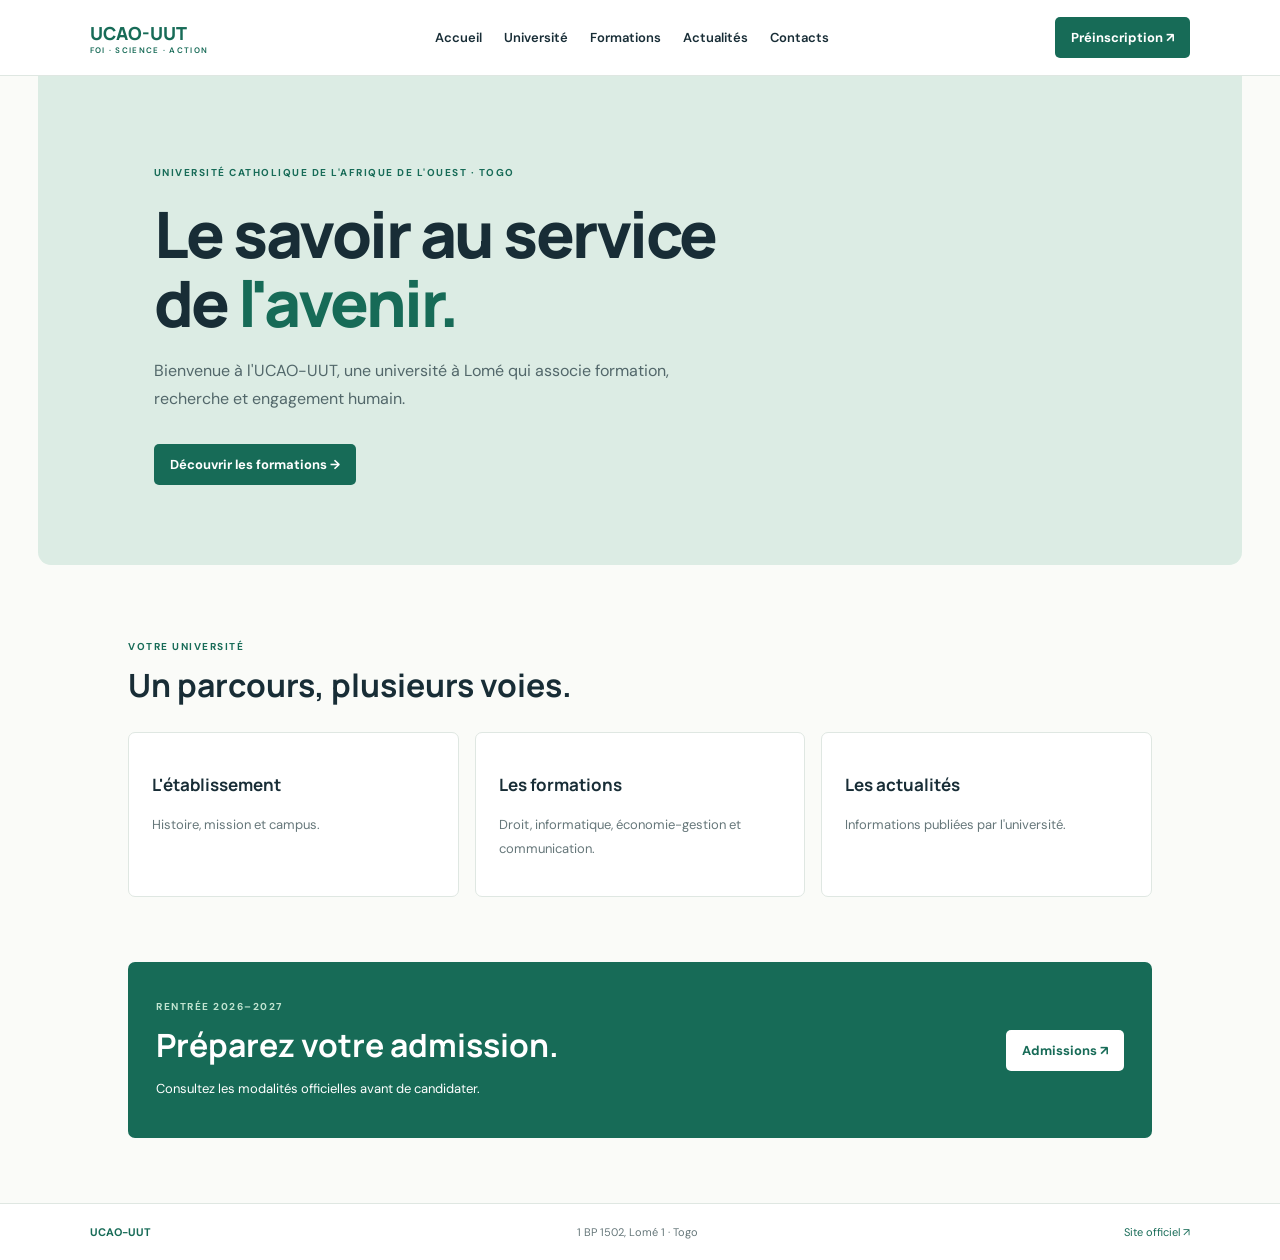
<file: index.html>
<!doctype html><html lang="fr"><head><meta charset="utf-8"><meta name="viewport" content="width=device-width,initial-scale=1"><title>Accueil | UCAO-UUT</title><link rel="stylesheet" href="style.css"></head><body><header><a class="brand" href="index.html">UCAO-UUT<small>FOI · SCIENCE · ACTION</small></a><nav><a href="index.html">Accueil</a><a href="etablissement.html">Université</a><a href="formations.html">Formations</a><a href="actualites.html">Actualités</a><a href="contacts.html">Contacts</a></nav><a class="cta" href="https://preinscription.ucao-uut.tg/">Préinscription ↗</a></header><main><section class="hero"><p class="eyebrow">UNIVERSITÉ CATHOLIQUE DE L'AFRIQUE DE L'OUEST · TOGO</p><h1>Le savoir au service<br>de <em>l'avenir.</em></h1><p>Bienvenue à l'UCAO-UUT, une université à Lomé qui associe formation, recherche et engagement humain.</p><a class="button" href="formations.html">Découvrir les formations →</a></section><section class="wrap"><p class="eyebrow">VOTRE UNIVERSITÉ</p><h2>Un parcours, plusieurs voies.</h2><div class="cards"><a class="card" href="etablissement.html"><h3>L'établissement</h3><p>Histoire, mission et campus.</p></a><a class="card" href="formations.html"><h3>Les formations</h3><p>Droit, informatique, économie-gestion et communication.</p></a><a class="card" href="actualites.html"><h3>Les actualités</h3><p>Informations publiées par l'université.</p></a></div></section><section class="band"><div><p class="eyebrow">RENTRÉE 2026–2027</p><h2>Préparez votre admission.</h2><p>Consultez les modalités officielles avant de candidater.</p></div><a class="button light" href="https://www.ucao-uut.tg/admissions/">Admissions ↗</a></section></main><footer><b>UCAO-UUT</b><span>1 BP 1502, Lomé 1 · Togo</span><a href="https://ucao-uut.tg/">Site officiel ↗</a></footer></body></html>
</file>
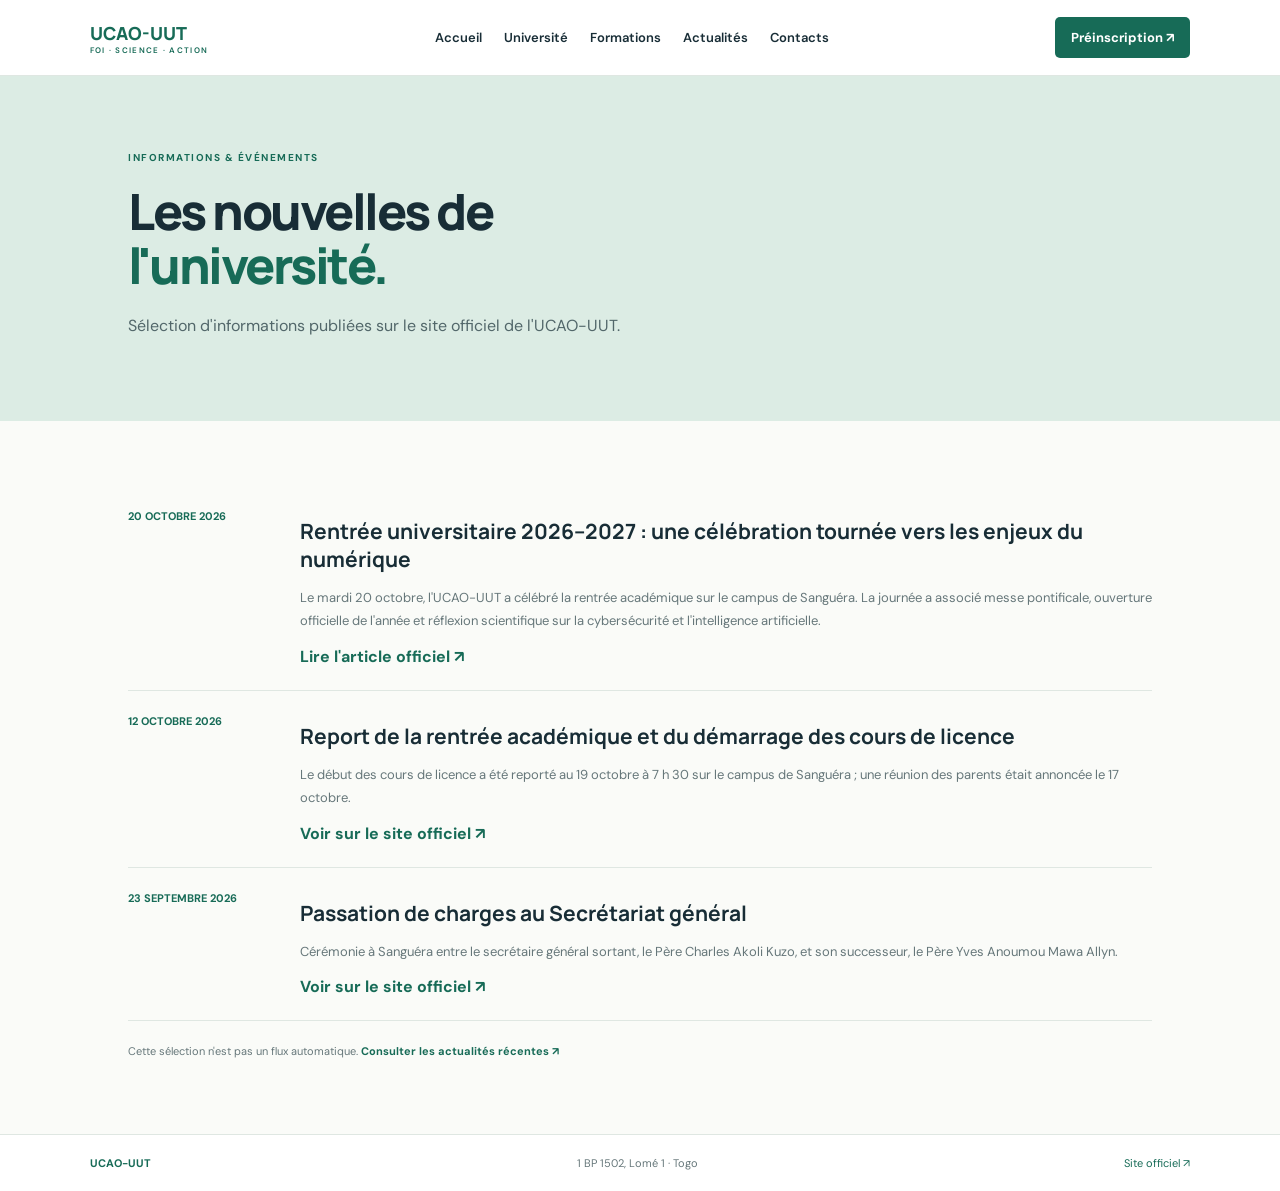
<file: actualites.html>
<!doctype html><html lang="fr"><head><meta charset="utf-8"><meta name="viewport" content="width=device-width,initial-scale=1"><title>Actualités | UCAO-UUT</title><link rel="stylesheet" href="style.css"></head><body><header><a class="brand" href="index.html">UCAO-UUT<small>FOI · SCIENCE · ACTION</small></a><nav><a href="index.html">Accueil</a><a href="etablissement.html">Université</a><a href="formations.html">Formations</a><a href="actualites.html">Actualités</a><a href="contacts.html">Contacts</a></nav><a class="cta" href="https://preinscription.ucao-uut.tg/">Préinscription ↗</a></header><main><section class="pagehero"><p class="eyebrow">INFORMATIONS & ÉVÉNEMENTS</p><h1>Les nouvelles de<br><em>l'université.</em></h1><p>Sélection d'informations publiées sur le site officiel de l'UCAO-UUT.</p></section><section class="wrap"><article class="news"><time>20 OCTOBRE 2026</time><div><h2>Rentrée universitaire 2026–2027 : une célébration tournée vers les enjeux du numérique</h2><p>Le mardi 20 octobre, l'UCAO-UUT a célébré la rentrée académique sur le campus de Sanguéra. La journée a associé messe pontificale, ouverture officielle de l'année et réflexion scientifique sur la cybersécurité et l'intelligence artificielle.</p><a href="https://ucao-uut.tg/actualites-evenements/actualites/rentree-universitaire-2026-2027-une-collabration-tournee-vers-les-enjeux-du-numerique/">Lire l'article officiel ↗</a></div></article><article class="news"><time>12 OCTOBRE 2026</time><div><h2>Report de la rentrée académique et du démarrage des cours de licence</h2><p>Le début des cours de licence a été reporté au 19 octobre à 7 h 30 sur le campus de Sanguéra ; une réunion des parents était annoncée le 17 octobre.</p><a href="https://ucao-uut.tg/actualites-evenements/actualites/">Voir sur le site officiel ↗</a></div></article><article class="news"><time>23 SEPTEMBRE 2026</time><div><h2>Passation de charges au Secrétariat général</h2><p>Cérémonie à Sanguéra entre le secrétaire général sortant, le Père Charles Akoli Kuzo, et son successeur, le Père Yves Anoumou Mawa Allyn.</p><a href="https://ucao-uut.tg/actualites-evenements/actualites/">Voir sur le site officiel ↗</a></div></article><p class="source">Cette sélection n'est pas un flux automatique. <a href="https://ucao-uut.tg/actualites-evenements/actualites/">Consulter les actualités récentes ↗</a></p></section></main><footer><b>UCAO-UUT</b><span>1 BP 1502, Lomé 1 · Togo</span><a href="https://ucao-uut.tg/">Site officiel ↗</a></footer></body></html>
</file>
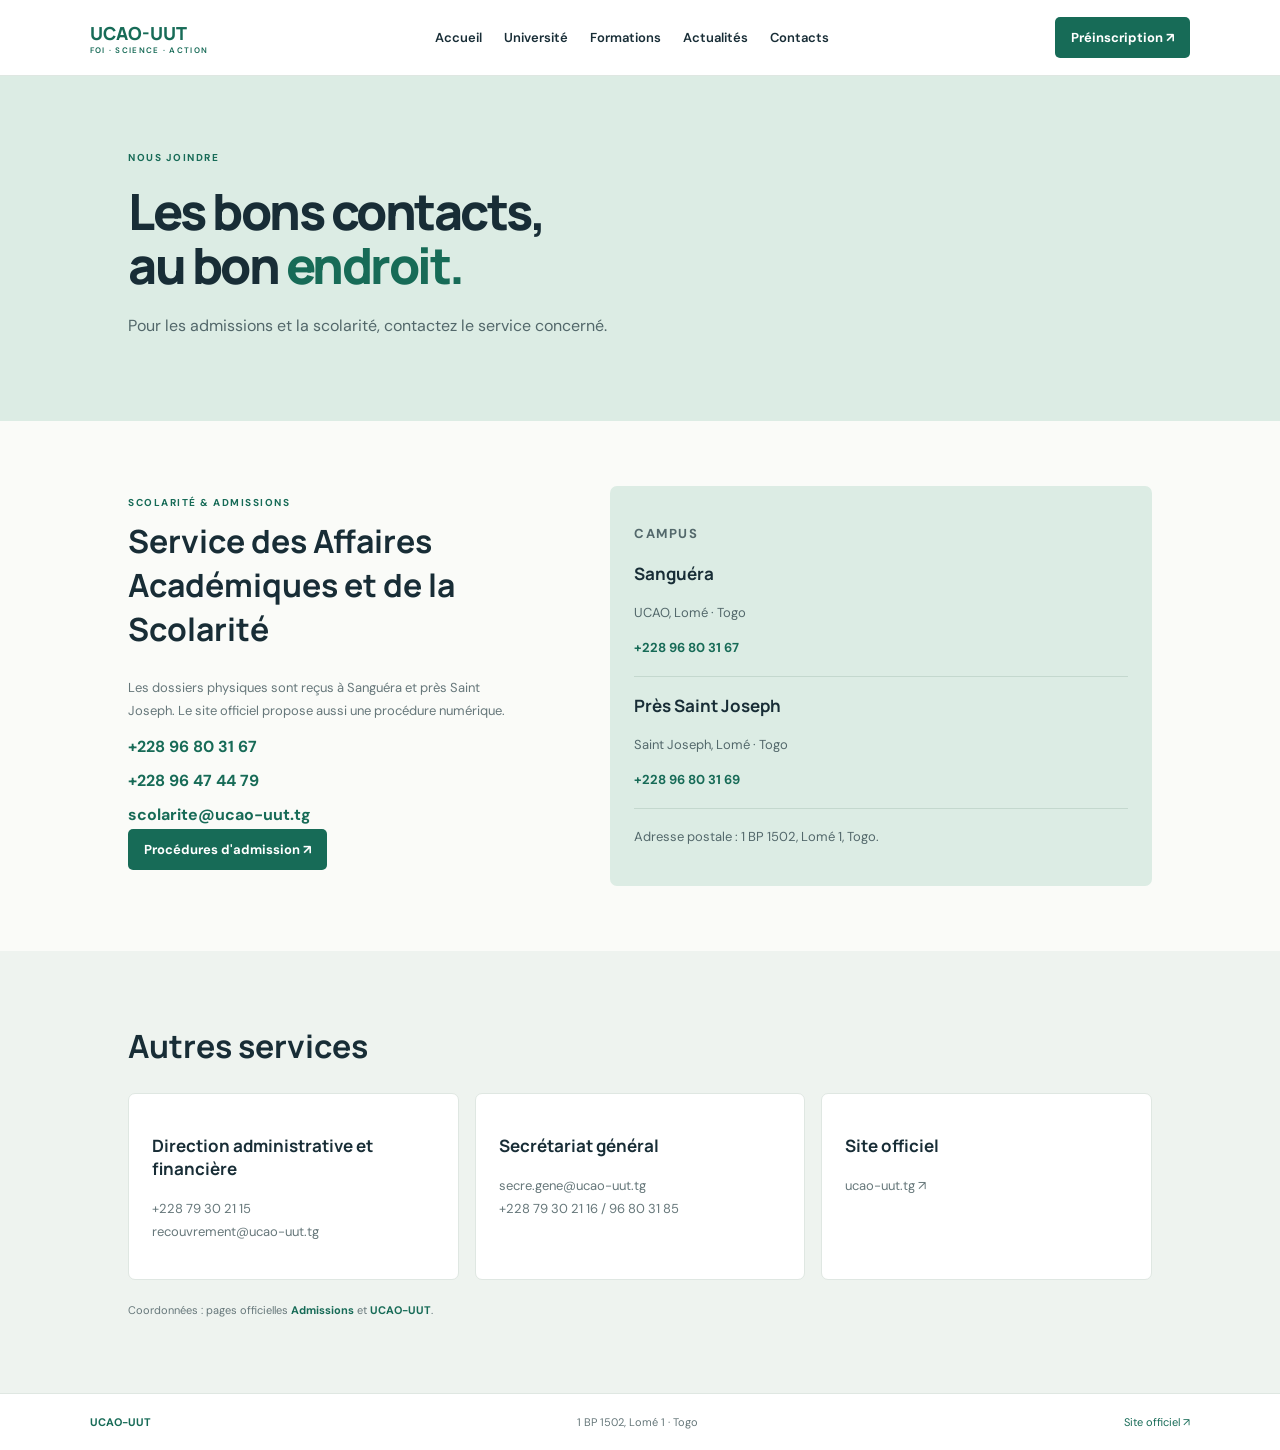
<file: contacts.html>
<!doctype html><html lang="fr"><head><meta charset="utf-8"><meta name="viewport" content="width=device-width,initial-scale=1"><title>Contacts | UCAO-UUT</title><link rel="stylesheet" href="style.css"></head><body><header><a class="brand" href="index.html">UCAO-UUT<small>FOI · SCIENCE · ACTION</small></a><nav><a href="index.html">Accueil</a><a href="etablissement.html">Université</a><a href="formations.html">Formations</a><a href="actualites.html">Actualités</a><a href="contacts.html">Contacts</a></nav><a class="cta" href="https://preinscription.ucao-uut.tg/">Préinscription ↗</a></header><main><section class="pagehero"><p class="eyebrow">NOUS JOINDRE</p><h1>Les bons contacts,<br>au bon <em>endroit.</em></h1><p>Pour les admissions et la scolarité, contactez le service concerné.</p></section><section class="wrap two"><div><p class="eyebrow">SCOLARITÉ & ADMISSIONS</p><h2>Service des Affaires Académiques et de la Scolarité</h2><p class="prose">Les dossiers physiques sont reçus à Sanguéra et près Saint Joseph. Le site officiel propose aussi une procédure numérique.</p><a class="contactline" href="tel:+22896803167">+228 96 80 31 67</a><a class="contactline" href="tel:+22896474479">+228 96 47 44 79</a><a class="contactline" href="mailto:scolarite@ucao-uut.tg">scolarite@ucao-uut.tg</a><a class="button" href="https://www.ucao-uut.tg/admissions/">Procédures d'admission ↗</a></div><aside class="panel"><p class="eyebrow">CAMPUS</p><h3>Sanguéra</h3><p>UCAO, Lomé · Togo</p><a href="tel:+22896803167">+228 96 80 31 67</a><hr><h3>Près Saint Joseph</h3><p>Saint Joseph, Lomé · Togo</p><a href="tel:+22896803169">+228 96 80 31 69</a><hr><p>Adresse postale : 1 BP 1502, Lomé 1, Togo.</p></aside></section><section class="wrap soft"><h2>Autres services</h2><div class="cards"><article class="card"><h3>Direction administrative et financière</h3><p>+228 79 30 21 15<br><a href="mailto:recouvrement@ucao-uut.tg">recouvrement@ucao-uut.tg</a></p></article><article class="card"><h3>Secrétariat général</h3><p><a href="mailto:secre.gene@ucao-uut.tg">secre.gene@ucao-uut.tg</a><br>+228 79 30 21 16 / 96 80 31 85</p></article><article class="card"><h3>Site officiel</h3><p><a href="https://ucao-uut.tg/">ucao-uut.tg ↗</a></p></article></div><p class="source">Coordonnées : pages officielles <a href="https://www.ucao-uut.tg/admissions/">Admissions</a> et <a href="https://ucao-uut.tg/">UCAO-UUT</a>.</p></section></main><footer><b>UCAO-UUT</b><span>1 BP 1502, Lomé 1 · Togo</span><a href="https://ucao-uut.tg/">Site officiel ↗</a></footer></body></html>
</file>
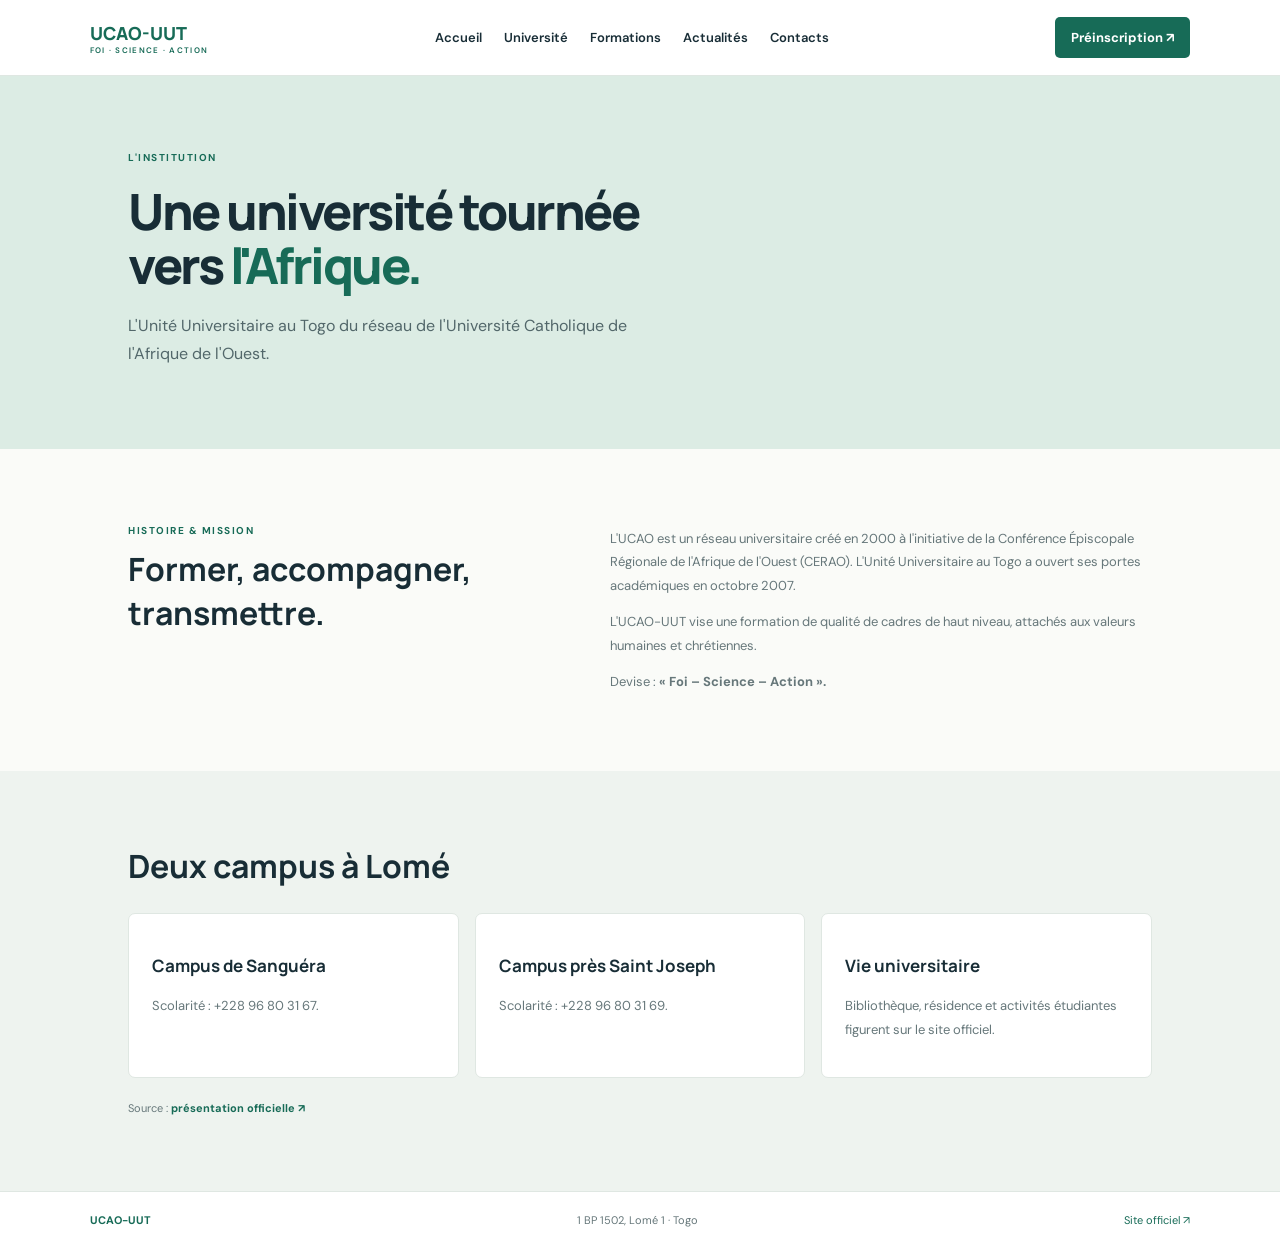
<file: etablissement.html>
<!doctype html><html lang="fr"><head><meta charset="utf-8"><meta name="viewport" content="width=device-width,initial-scale=1"><title>L'Université | UCAO-UUT</title><link rel="stylesheet" href="style.css"></head><body><header><a class="brand" href="index.html">UCAO-UUT<small>FOI · SCIENCE · ACTION</small></a><nav><a href="index.html">Accueil</a><a href="etablissement.html">Université</a><a href="formations.html">Formations</a><a href="actualites.html">Actualités</a><a href="contacts.html">Contacts</a></nav><a class="cta" href="https://preinscription.ucao-uut.tg/">Préinscription ↗</a></header><main><section class="pagehero"><p class="eyebrow">L'INSTITUTION</p><h1>Une université tournée<br>vers <em>l'Afrique.</em></h1><p>L'Unité Universitaire au Togo du réseau de l'Université Catholique de l'Afrique de l'Ouest.</p></section><section class="wrap two"><div><p class="eyebrow">HISTOIRE & MISSION</p><h2>Former, accompagner, transmettre.</h2></div><div class="prose"><p>L'UCAO est un réseau universitaire créé en 2000 à l'initiative de la Conférence Épiscopale Régionale de l'Afrique de l'Ouest (CERAO). L'Unité Universitaire au Togo a ouvert ses portes académiques en octobre 2007.</p><p>L'UCAO-UUT vise une formation de qualité de cadres de haut niveau, attachés aux valeurs humaines et chrétiennes.</p><p>Devise : <strong>« Foi – Science – Action ».</strong></p></div></section><section class="wrap soft"><h2>Deux campus à Lomé</h2><div class="cards"><article class="card"><h3>Campus de Sanguéra</h3><p>Scolarité : +228 96 80 31 67.</p></article><article class="card"><h3>Campus près Saint Joseph</h3><p>Scolarité : +228 96 80 31 69.</p></article><article class="card"><h3>Vie universitaire</h3><p>Bibliothèque, résidence et activités étudiantes figurent sur le site officiel.</p></article></div><p class="source">Source : <a href="https://ucao-uut.tg/universite/">présentation officielle ↗</a></p></section></main><footer><b>UCAO-UUT</b><span>1 BP 1502, Lomé 1 · Togo</span><a href="https://ucao-uut.tg/">Site officiel ↗</a></footer></body></html>
</file>
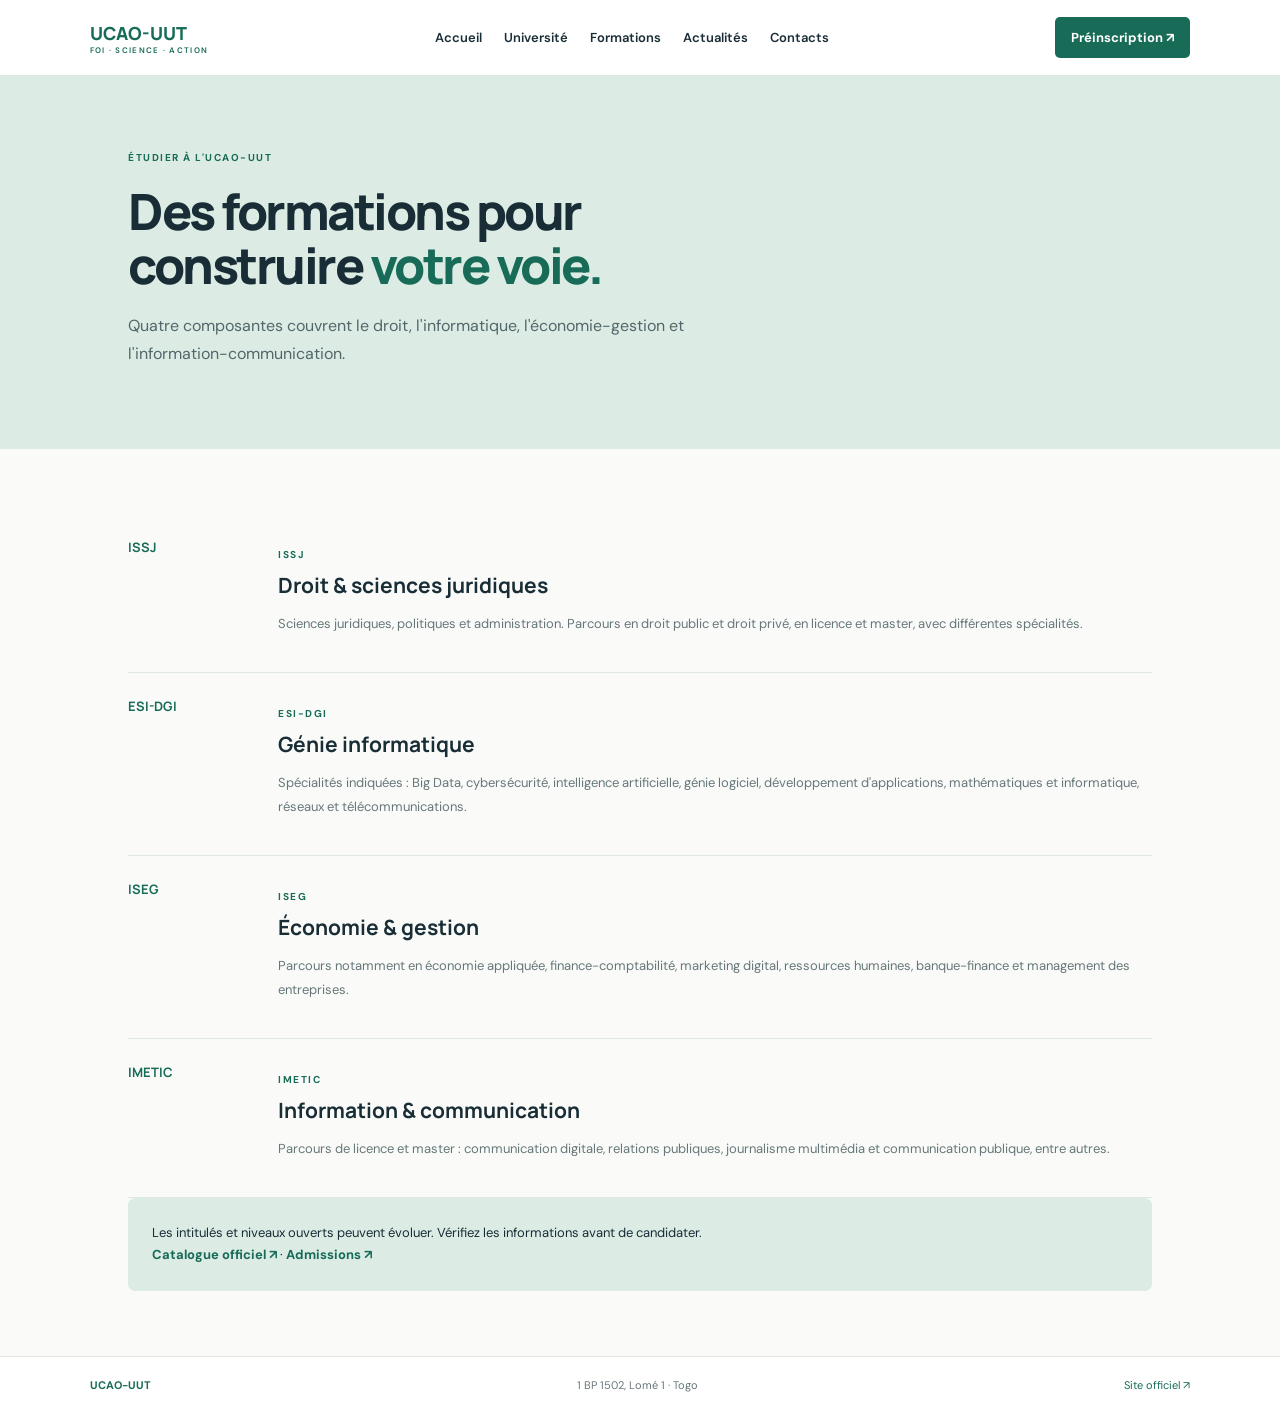
<file: formations.html>
<!doctype html><html lang="fr"><head><meta charset="utf-8"><meta name="viewport" content="width=device-width,initial-scale=1"><title>Formations | UCAO-UUT</title><link rel="stylesheet" href="style.css"></head><body><header><a class="brand" href="index.html">UCAO-UUT<small>FOI · SCIENCE · ACTION</small></a><nav><a href="index.html">Accueil</a><a href="etablissement.html">Université</a><a href="formations.html">Formations</a><a href="actualites.html">Actualités</a><a href="contacts.html">Contacts</a></nav><a class="cta" href="https://preinscription.ucao-uut.tg/">Préinscription ↗</a></header><main><section class="pagehero"><p class="eyebrow">ÉTUDIER À L'UCAO-UUT</p><h1>Des formations pour<br>construire <em>votre voie.</em></h1><p>Quatre composantes couvrent le droit, l'informatique, l'économie-gestion et l'information-communication.</p></section><section class="wrap"><article class="program"><b>ISSJ</b><div><p class="eyebrow">ISSJ</p><h2>Droit & sciences juridiques</h2><p>Sciences juridiques, politiques et administration. Parcours en droit public et droit privé, en licence et master, avec différentes spécialités.</p></div></article><article class="program"><b>ESI-DGI</b><div><p class="eyebrow">ESI-DGI</p><h2>Génie informatique</h2><p>Spécialités indiquées : Big Data, cybersécurité, intelligence artificielle, génie logiciel, développement d'applications, mathématiques et informatique, réseaux et télécommunications.</p></div></article><article class="program"><b>ISEG</b><div><p class="eyebrow">ISEG</p><h2>Économie & gestion</h2><p>Parcours notamment en économie appliquée, finance-comptabilité, marketing digital, ressources humaines, banque-finance et management des entreprises.</p></div></article><article class="program"><b>IMETIC</b><div><p class="eyebrow">IMETIC</p><h2>Information & communication</h2><p>Parcours de licence et master : communication digitale, relations publiques, journalisme multimédia et communication publique, entre autres.</p></div></article><aside class="notice">Les intitulés et niveaux ouverts peuvent évoluer. Vérifiez les informations avant de candidater.<br><a href="https://mail.ucao-uut.tg/formation-recherche/formations/">Catalogue officiel ↗</a> · <a href="https://www.ucao-uut.tg/admissions/">Admissions ↗</a></aside></section></main><footer><b>UCAO-UUT</b><span>1 BP 1502, Lomé 1 · Togo</span><a href="https://ucao-uut.tg/">Site officiel ↗</a></footer></body></html>
</file>
<file: style.css>
@import url('https://fonts.googleapis.com/css2?family=DM+Sans:wght@400;500;600;700&family=Manrope:wght@400;500;600;700;800&display=swap');:root{--ink:#182d36;--green:#176b57;--mint:#dcece4;--paper:#fafbf8;--muted:#66777a;--line:#dfe7e2}*{box-sizing:border-box}body{margin:0;background:var(--paper);color:var(--ink);font-family:'DM Sans',Arial,sans-serif}a{color:inherit;text-decoration:none}header{min-height:76px;padding:14px 7%;display:flex;align-items:center;justify-content:space-between;gap:16px;background:#fff;border-bottom:1px solid var(--line)}.brand{font:800 18px Manrope;color:var(--green)}.brand small{display:block;font:600 8px 'DM Sans';letter-spacing:1.3px}nav{display:flex;gap:22px;font-size:13px;font-weight:600}nav a:hover{color:var(--green)}.cta,.button{background:var(--green);color:white;padding:12px 16px;border-radius:5px;font-weight:700;font-size:13px}.hero{margin:0 3%;padding:80px 9%;min-height:400px;background:var(--mint);border-radius:0 0 13px 13px}.eyebrow{color:var(--green);font-size:10px;letter-spacing:1.5px;font-weight:700}.hero h1,.pagehero h1{font:800 clamp(42px,6vw,64px)/1.08 Manrope;letter-spacing:-2.5px;margin:20px 0}.hero h1 em,.pagehero h1 em{font-style:normal;color:var(--green)}.hero>p:not(.eyebrow),.pagehero>p:not(.eyebrow){max-width:560px;color:#52676a;line-height:1.75}.hero .button{display:inline-block;margin-top:15px}.wrap{padding:65px 10%}.wrap h2,.band h2{font:700 32px Manrope;margin:8px 0 25px}.cards{display:grid;grid-template-columns:repeat(3,1fr);gap:16px}.card{background:white;border:1px solid var(--line);border-radius:7px;padding:23px}.card h3,.panel h3{font:700 17px Manrope}.card p,.prose{font-size:13px;line-height:1.8;color:var(--muted)}.band{margin:0 10% 65px;padding:28px;background:var(--green);color:white;border-radius:7px;display:flex;align-items:center;justify-content:space-between;gap:20px}.band .eyebrow{color:#c2e4d1}.band h2{margin:7px 0}.band p:not(.eyebrow){font-size:13px}.light{background:#fff;color:var(--green)}.pagehero{padding:65px 10%;background:var(--mint)}.pagehero h1{font-size:50px}.two{display:grid;grid-template-columns:.85fr 1.15fr;gap:8%;align-items:start}.soft{background:#eef3ef}.program{padding:24px 0;display:grid;grid-template-columns:130px 1fr;gap:20px;border-bottom:1px solid var(--line)}.program>b{color:var(--green);font:700 13px Manrope}.program h2,.news h2{font:700 21px Manrope;margin:8px 0}.program p:not(.eyebrow),.news p:not(.eyebrow){color:var(--muted);font-size:13px;line-height:1.8}.notice,.panel{padding:24px;background:var(--mint);border-radius:7px;line-height:1.7;font-size:13px}.notice a,.source a,.news a,.panel a{color:var(--green);font-weight:700}.news{display:grid;grid-template-columns:150px 1fr;gap:22px;padding:23px 0;border-bottom:1px solid var(--line)}.news time{font-size:11px;color:var(--green);font-weight:700}.contactline{display:block;margin:13px 0;color:var(--green);font-weight:700}.panel p{font-size:13px;color:#53686b}.panel hr{border:0;border-top:1px solid #c4d8ce;margin:17px 0}.source{margin-top:23px;color:var(--muted);font-size:11px}footer{padding:21px 7%;display:flex;justify-content:space-between;gap:15px;background:white;border-top:1px solid var(--line);font-size:11px;color:var(--muted)}footer b,footer a{color:var(--green)}@media(max-width:760px){header{flex-wrap:wrap;padding:14px 5%}nav{order:3;width:100%;overflow:auto;padding:8px 0;gap:18px;white-space:nowrap;font-size:12px}.hero{padding:58px 7%;min-height:370px}.wrap{padding:52px 7%}.cards{grid-template-columns:1fr}.pagehero{padding:52px 7%}.pagehero h1{font-size:41px}.two{grid-template-columns:1fr;gap:15px}.program{grid-template-columns:1fr;gap:8px}.news{grid-template-columns:1fr;gap:8px}.band{margin:0 7% 48px;align-items:flex-start;flex-direction:column}footer{padding:20px 6%;flex-direction:column}}
</file>
